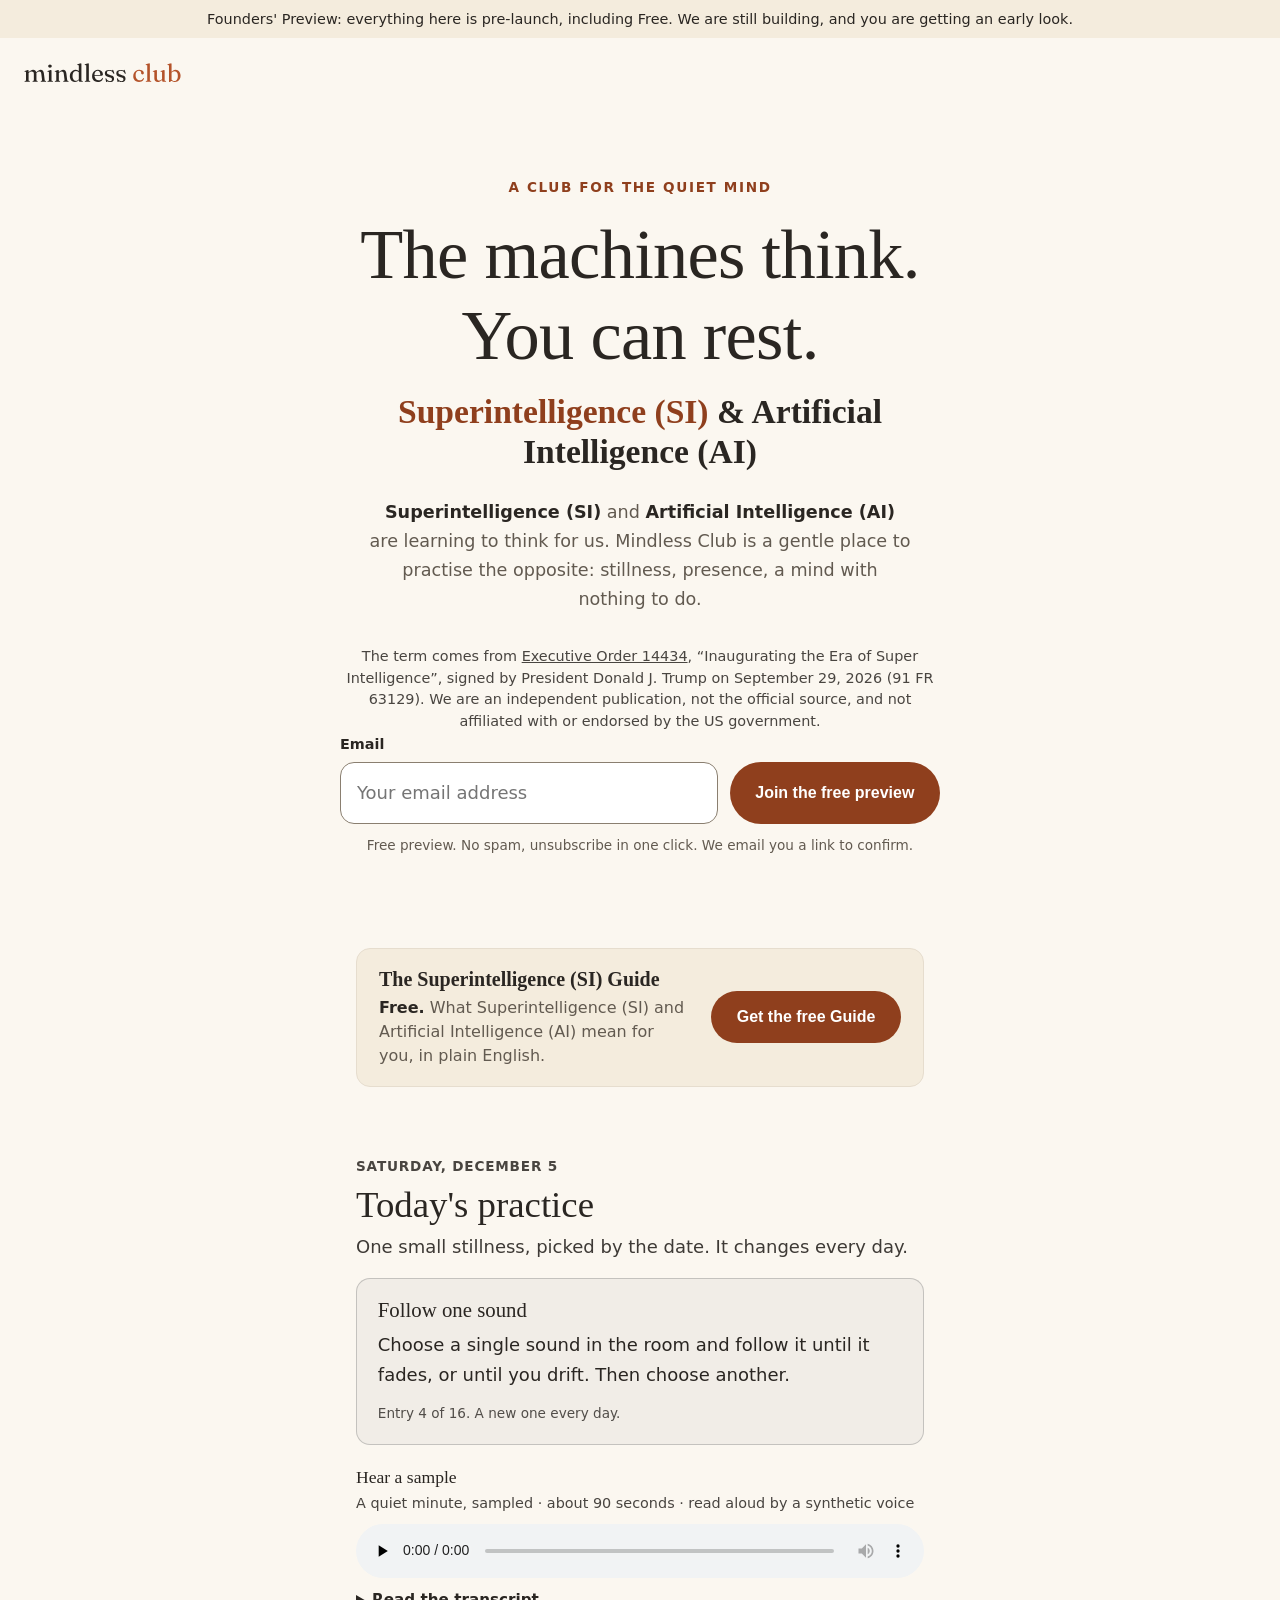
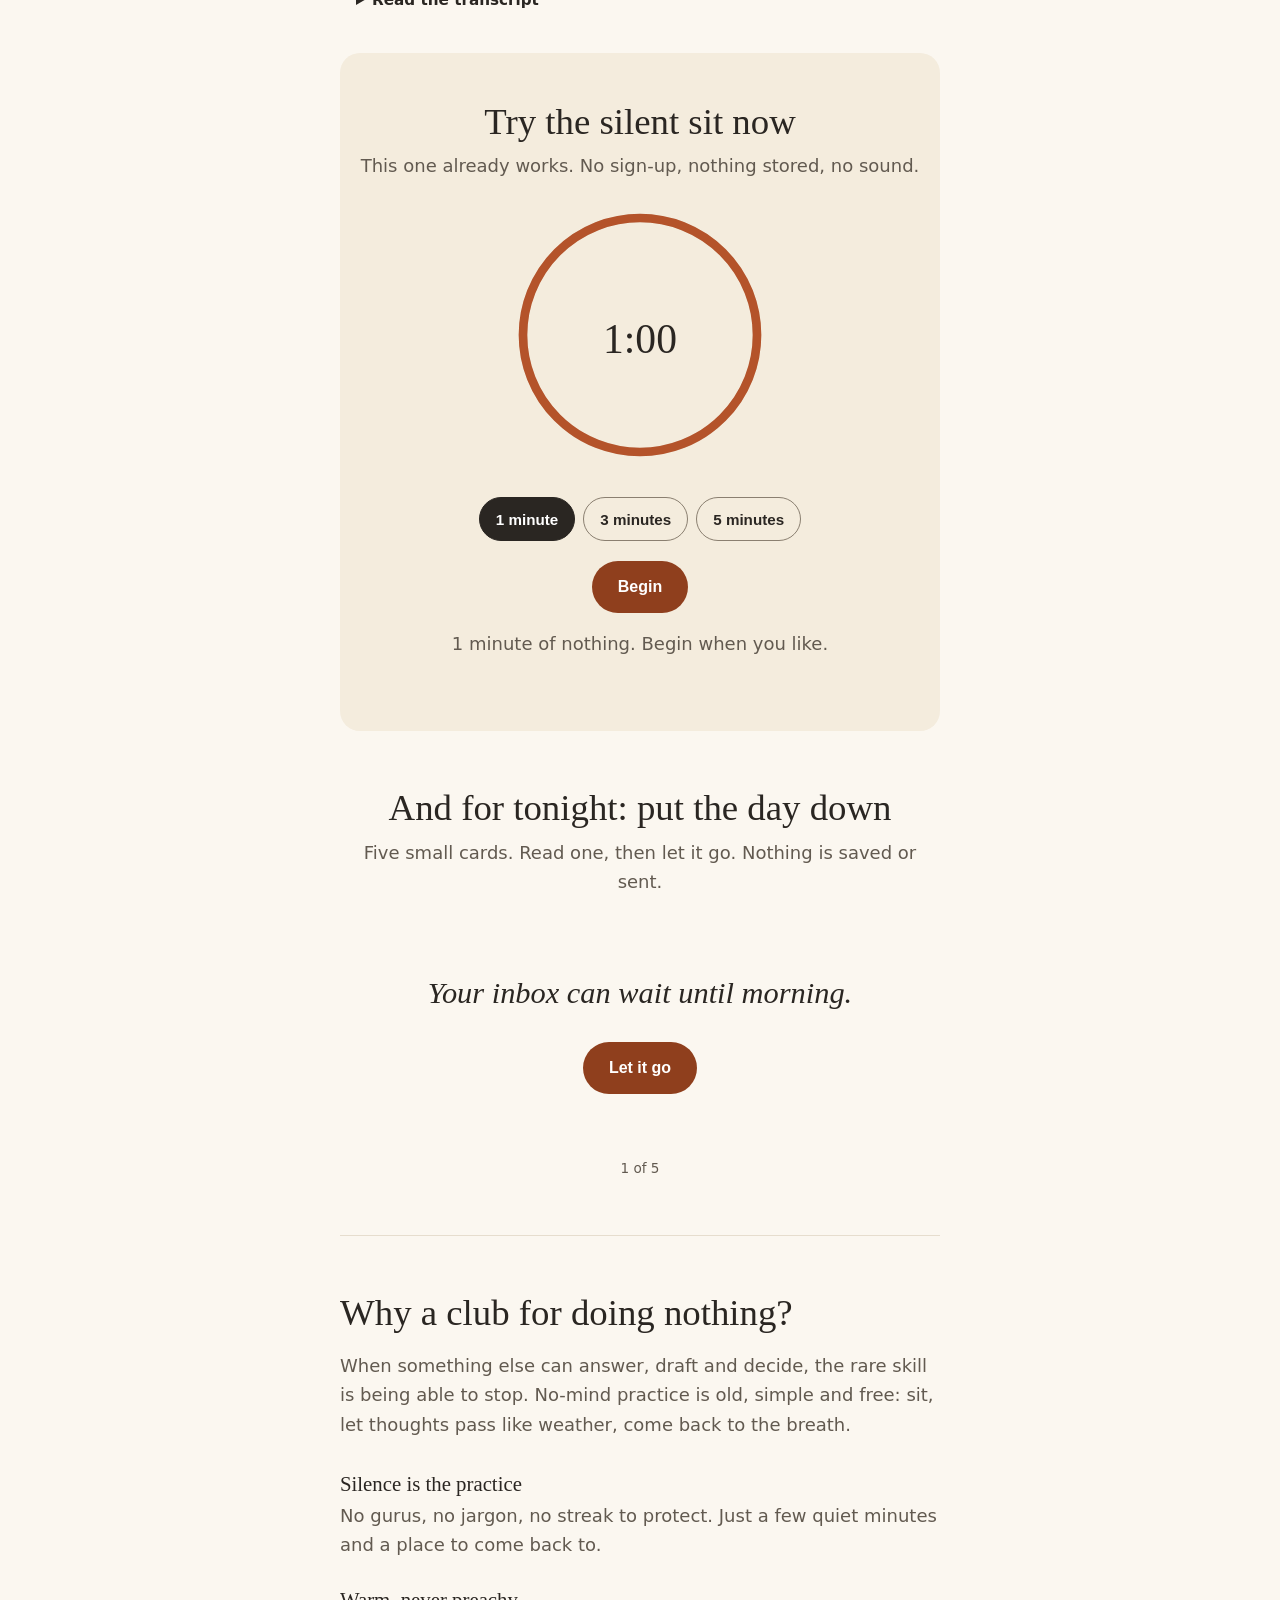
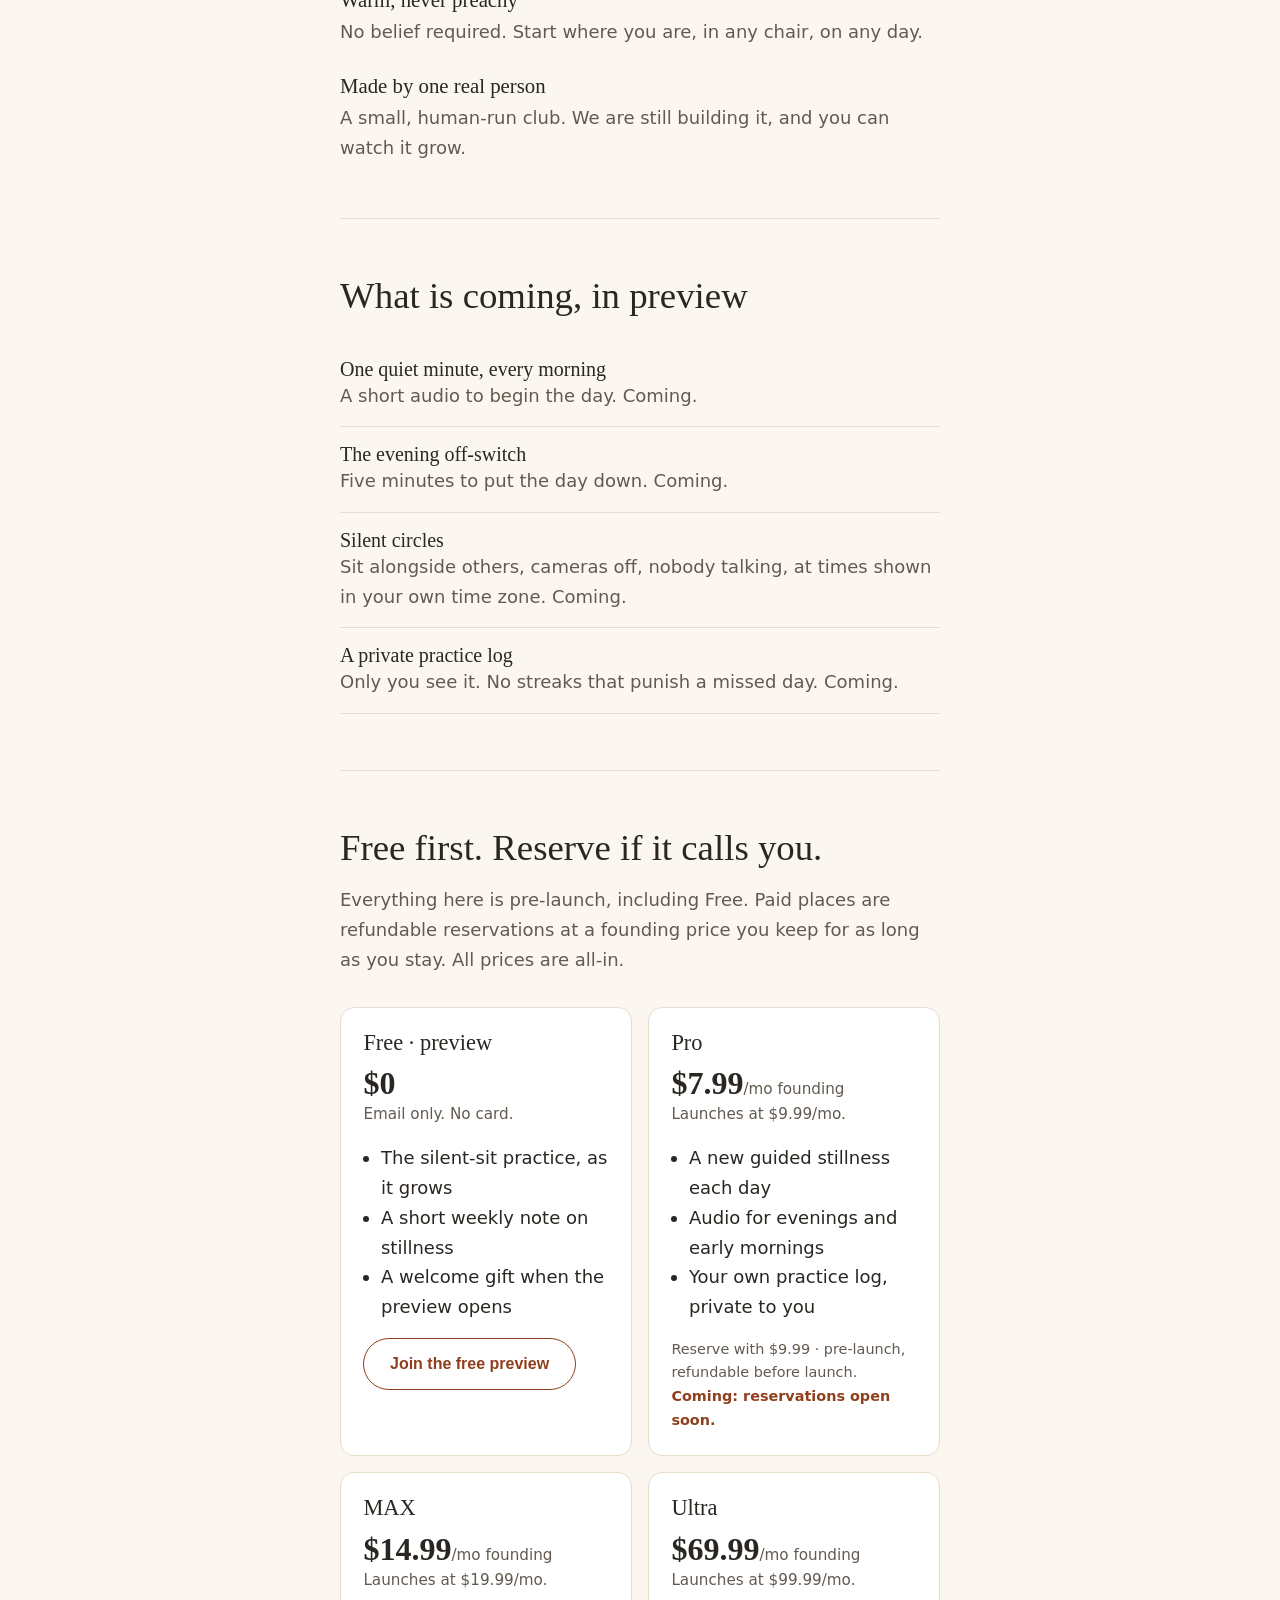
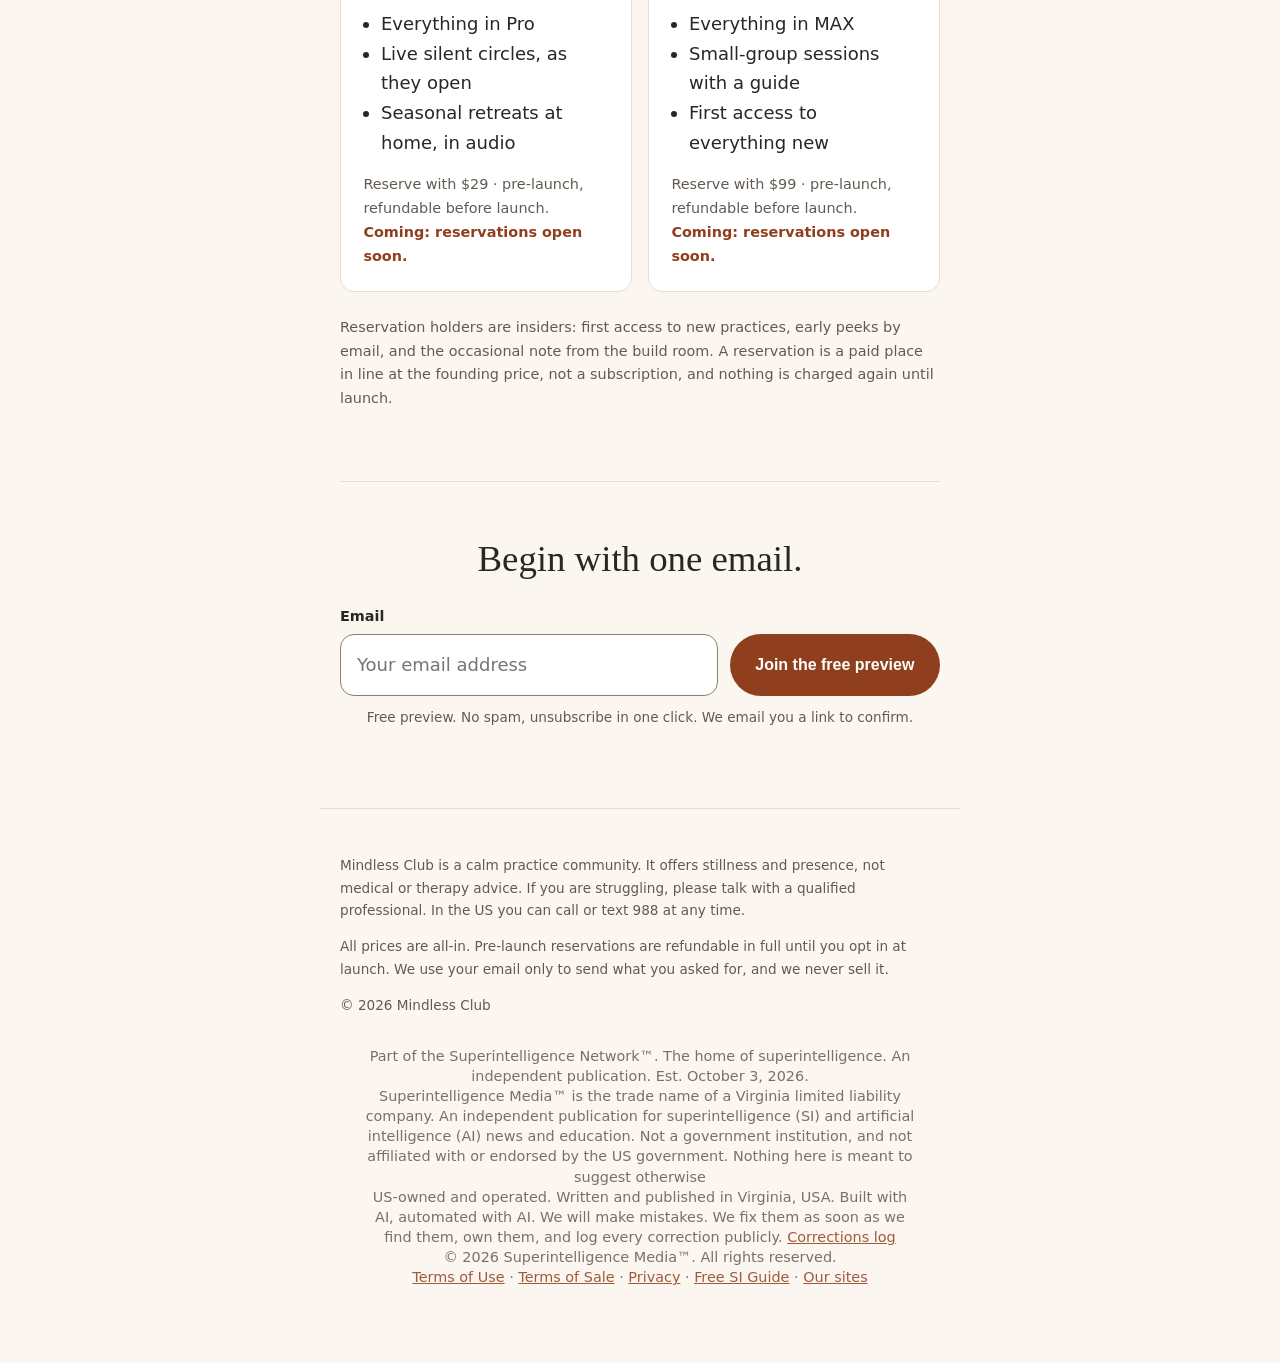
<file: index.html>
<!doctype html>
<html lang="en">
<head>
<meta charset="utf-8">
<meta name="robots" content="noai, noimageai">
<meta name="viewport" content="width=device-width, initial-scale=1">
<meta http-equiv="Content-Security-Policy" content="default-src 'none'; script-src 'self'; style-src 'self' https://fonts.googleapis.com; font-src https://fonts.gstatic.com; img-src 'self' data:; media-src 'self'; connect-src https://acp9reat3l.execute-api.us-east-1.amazonaws.com https://siagentsignal.com; form-action 'self'; base-uri 'none'; object-src 'none'; upgrade-insecure-requests; require-trusted-types-for 'script'; trusted-types 'none'">
<meta name="referrer" content="strict-origin-when-cross-origin">
<title>Mindless Club | Stillness in the age of Superintelligence (SI) and Artificial Intelligence (AI)</title>
<meta name="description" content="A calm club for no-mind practice. The machines think, so you can rest. Stillness and presence in the age of superintelligence (SI) and artificial intelligence (AI). Join the free preview.">
<link rel="canonical" href="https://mindlessclub.com/">
<link rel="icon" type="image/svg+xml" href="assets/favicon.svg">
<meta property="og:type" content="website">
<meta property="og:site_name" content="Mindless Club">
<meta property="og:title" content="Mindless Club | Stillness in the age of Superintelligence (SI) and Artificial Intelligence (AI)">
<meta property="og:description" content="A calm club for no-mind practice. The machines think, so you can rest. Stillness and presence in the age of superintelligence (SI) and artificial intelligence (AI). Join the free preview.">
<meta property="og:url" content="https://mindlessclub.com/">
<meta name="twitter:card" content="summary">
<meta name="theme-color" content="#FBF7F0">
<link rel="preconnect" href="https://fonts.googleapis.com">
<link rel="preconnect" href="https://fonts.gstatic.com" crossorigin>
<link href="https://fonts.googleapis.com/css2?family=Fraunces:opsz,wght@9..144,400;9..144,600&family=Nunito+Sans:wght@400;600;700&display=swap" rel="stylesheet">
<link rel="stylesheet" href="assets/app.css">
<script src="assets/timer.js" defer></script>
<script src="assets/night.js" defer></script>
<script src="assets/core.js" defer></script>
<script type="application/ld+json">
{"@context":"https://schema.org","@graph":[{"@type":"Organization","name":"Mindless Club","url":"https://mindlessclub.com/","logo":"https://mindlessclub.com/assets/logo.svg"},{"@type":"WebSite","name":"Mindless Club","url":"https://mindlessclub.com/","description":"A calm club for no-mind practice in the age of superintelligence (SI) and artificial intelligence (AI)."}]}
</script>
</head>
<body>
<a class="skip" href="#main">Skip to content</a>
<p class="bar">Founders' Preview: everything here is pre-launch, including Free. We are still building, and you are getting an early look.</p>
<header class="top"><a class="brand" href="#top" aria-label="Mindless Club, back to top"><img class="brand-logo" id="logo" src="assets/logo.svg" width="165" height="38" alt="Mindless Club"></a></header>
<main id="main">
<section class="hero" id="top" aria-labelledby="h1">
  <p class="kicker">A club for the quiet mind</p>
  <h1 id="h1">The machines think.<br>You can rest.</h1>
  <p class="terms"><span class="t-si">Superintelligence (SI)</span> <span class="t-amp">&amp;</span> <span class="t-ai">Artificial Intelligence (AI)</span></p>
  <p class="si"><b>Superintelligence (SI)</b> and <b>Artificial Intelligence (AI)</b> are learning to think for us. Mindless Club is a gentle place to practise the opposite: stillness, presence, a mind with nothing to do.</p>
<p class="si-credit">The term comes from <a href="https://www.federalregister.gov/d/2026-20321" target="_blank" rel="noopener noreferrer" aria-label="Executive Order 14434 in the Federal Register (opens in a new tab)">Executive Order 14434</a>, “Inaugurating the Era of Super Intelligence”, signed by President Donald J. Trump on September 29, 2026 (91 FR 63129). We are an independent publication, not the official source, and not affiliated with or endorsed by the US government.</p>
  <div id="join"><div class="signup">
  <form class="join js-join" id="join-1" action="#" method="post" novalidate>
    <label class="f-lab" for="em1">Email</label>
    <div class="join-row">
      <input id="em1" name="email" type="email" inputmode="email" autocomplete="email" autocapitalize="off" spellcheck="false" placeholder="Your email address" required aria-describedby="em1-fine em1-err">
      <button class="btn" type="submit">Join the free preview</button>
    </div>
    <div class="hp" aria-hidden="true"><label for="hp1">Website (leave this empty)</label><input id="hp1" name="website" type="text" tabindex="-1" autocomplete="off"></div>
    <p class="fine" id="em1-fine">Free preview. No spam, unsubscribe in one click. We email you a link to confirm.</p>
    <p class="err js-err" id="em1-err" role="alert"></p>
    <noscript><p class="fine">Sign-up needs JavaScript switched on.</p></noscript>
  </form>
  <div class="done js-done" hidden role="status">
    <h3 tabindex="-1">You're in the preview.</h3>
    <p>Check your inbox: we sent a link to confirm <b class="js-addr"></b>. Tap it and your place is kept.</p>
  </div>
</div></div>
</section>

<aside class="sg" id="si-guide" aria-labelledby="sg-h"><div class="sg-card"><div class="sg-txt"><h2 id="sg-h">The Superintelligence (SI) Guide</h2><p><b>Free.</b> What Superintelligence (SI) and Artificial Intelligence (AI) mean for you, in plain English.</p></div><a class="btn sg-btn" href="https://siagentsignal.com/si/">Get the free Guide</a></div></aside>

<section class="today" id="today" aria-labelledby="today-h">
  <div class="today-in">
    <p class="today-kick" id="today-date">Today</p>
    <h2 id="today-h">Today&#x27;s practice</h2>
    <p class="today-intro">One small stillness, picked by the date. It changes every day.</p>
    <article class="today-card" aria-live="polite"><h3 id="today-t">Three slow breaths</h3><p id="today-b">Before you open anything today, breathe out slowly three times. Let each out-breath be a little longer than the one before.</p><p class="today-n" id="today-n">Entry 1 of 16. A new one every day.</p></article>
    <div class="today-audio"><h3>Hear a sample</h3><p class="today-aud-l">A quiet minute, sampled &middot; about 90 seconds &middot; read aloud by a synthetic voice</p><audio controls preload="none" src="assets/audio/sample.mp3"></audio><details><summary>Read the transcript</summary><p>Welcome to Mindless Club. This is a short sample of the quiet minute we are building.</p><p>Let your shoulders drop. Feel your feet on the floor, and the chair holding you up.</p><p>Breathe in through your nose, slowly. And let the breath out, a little longer than the breath in.</p><p>Again. In. And out.</p><p>The world is full of machines that think for us. For this one minute, you do not have to think along with them. There is nothing to solve, and nothing to prove.</p><p>If a thought arrives, let it pass, like a car on a distant road. Come back to the breath. In. And out.</p><p>One more, slowly.</p><p>When you are ready, open your eyes, and carry a little of this stillness into whatever comes next.</p><p>Thank you for sitting with us. This is a sample from our Founders&#x27; Preview, read by an artificial intelligence voice.</p></details></div>
  </div>
</section>


<section class="sit" id="sit" aria-labelledby="sit-h">
  <h2 id="sit-h">Try the silent sit now</h2>
  <p class="sub">This one already works. No sign-up, nothing stored, no sound.</p>
  <div class="ring" role="group" aria-label="Silent sit timer">
    <svg viewBox="0 0 120 120" aria-hidden="true" focusable="false"><circle class="trk" cx="60" cy="60" r="54"/><circle class="arc" cx="60" cy="60" r="54"/></svg>
    <div class="clock" aria-live="off">1:00</div>
  </div>
  <div class="opts" role="group" aria-label="Length">
    <button type="button" data-min="1" aria-pressed="true">1 minute</button>
    <button type="button" data-min="3" aria-pressed="false">3 minutes</button>
    <button type="button" data-min="5" aria-pressed="false">5 minutes</button>
  </div>
  <button type="button" class="go btn">Begin</button>
  <p class="state" role="status" aria-live="polite">1 minute of nothing. Begin when you like.</p>
</section>

<section class="night" aria-labelledby="put-h">
  <h2 id="put-h">And for tonight: put the day down</h2>
  <p class="sub">Five small cards. Read one, then let it go. Nothing is saved or sent.</p>
  <div class="card-stage" id="stage" role="region" aria-label="Put the day down" aria-live="polite">
    <p class="card" id="card">Your inbox can wait until morning.</p>
    <button class="btn" type="button" id="letgo">Let it go</button>
  </div>
  <p class="count" id="count">1 of 5</p>
</section>

<section class="band" aria-labelledby="why-h">
  <h2 id="why-h">Why a club for doing nothing?</h2>
  <p class="lead">When something else can answer, draft and decide, the rare skill is being able to stop. No-mind practice is old, simple and free: sit, let thoughts pass like weather, come back to the breath.</p>
  <ul class="three">
    <li><h3>Silence is the practice</h3><p>No gurus, no jargon, no streak to protect. Just a few quiet minutes and a place to come back to.</p></li>
    <li><h3>Warm, never preachy</h3><p>No belief required. Start where you are, in any chair, on any day.</p></li>
    <li><h3>Made by one real person</h3><p>A small, human-run club. We are still building it, and you can watch it grow.</p></li>
  </ul>
</section>

<section class="band" aria-labelledby="come-h">
  <h2 id="come-h">What is coming, in preview</h2>
  <ol class="soon">
    <li><b>One quiet minute, every morning</b><span>A short audio to begin the day. Coming.</span></li>
    <li><b>The evening off-switch</b><span>Five minutes to put the day down. Coming.</span></li>
    <li><b>Silent circles</b><span>Sit alongside others, cameras off, nobody talking, at times shown in your own time zone. Coming.</span></li>
    <li><b>A private practice log</b><span>Only you see it. No streaks that punish a missed day. Coming.</span></li>
  </ol>
</section>

<section class="band" id="prices" aria-labelledby="prices-h">
  <h2 id="prices-h">Free first. Reserve if it calls you.</h2>
  <p class="lead">Everything here is pre-launch, including Free. Paid places are refundable reservations at a founding price you keep for as long as you stay. All prices are all-in.</p>
  <div class="tiers">
  <article class="tier" aria-labelledby="t-free">
    <h3 id="t-free">Free · preview</h3>
    <p class="price"><b>$0</b> <span>Email only. No card.</span></p>
    <ul><li>The silent-sit practice, as it grows</li><li>A short weekly note on stillness</li><li>A welcome gift when the preview opens</li></ul>
    <a class="btn line" href="#join">Join the free preview</a>
  </article>
  <article class="tier" aria-labelledby="t-pro">
    <h3 id="t-pro">Pro</h3>
    <p class="price"><b>$7.99</b>/mo founding <span>Launches at $9.99/mo.</span></p>
    <ul><li>A new guided stillness each day</li><li>Audio for evenings and early mornings</li><li>Your own practice log, private to you</li></ul>
    <p class="res">Reserve with $9.99 · pre-launch, refundable before launch. <em>Coming: reservations open soon.</em></p>
  </article>
  <article class="tier" aria-labelledby="t-max">
    <h3 id="t-max">MAX</h3>
    <p class="price"><b>$14.99</b>/mo founding <span>Launches at $19.99/mo.</span></p>
    <ul><li>Everything in Pro</li><li>Live silent circles, as they open</li><li>Seasonal retreats at home, in audio</li></ul>
    <p class="res">Reserve with $29 · pre-launch, refundable before launch. <em>Coming: reservations open soon.</em></p>
  </article>
  <article class="tier" aria-labelledby="t-ultra">
    <h3 id="t-ultra">Ultra</h3>
    <p class="price"><b>$69.99</b>/mo founding <span>Launches at $99.99/mo.</span></p>
    <ul><li>Everything in MAX</li><li>Small-group sessions with a guide</li><li>First access to everything new</li></ul>
    <p class="res">Reserve with $99 · pre-launch, refundable before launch. <em>Coming: reservations open soon.</em></p>
  </article>
</div>
<p class="note">Reservation holders are insiders: first access to new practices, early peeks by email, and the occasional note from the build room. A reservation is a paid place in line at the founding price, not a subscription, and nothing is charged again until launch.</p>
</section>

<section class="band last" aria-labelledby="last-h">
  <h2 id="last-h">Begin with one email.</h2>
  <div><div class="signup">
  <form class="join js-join" id="join-2" action="#" method="post" novalidate>
    <label class="f-lab" for="em2">Email</label>
    <div class="join-row">
      <input id="em2" name="email" type="email" inputmode="email" autocomplete="email" autocapitalize="off" spellcheck="false" placeholder="Your email address" required aria-describedby="em2-fine em2-err">
      <button class="btn" type="submit">Join the free preview</button>
    </div>
    <div class="hp" aria-hidden="true"><label for="hp2">Website (leave this empty)</label><input id="hp2" name="website" type="text" tabindex="-1" autocomplete="off"></div>
    <p class="fine" id="em2-fine">Free preview. No spam, unsubscribe in one click. We email you a link to confirm.</p>
    <p class="err js-err" id="em2-err" role="alert"></p>
    <noscript><p class="fine">Sign-up needs JavaScript switched on.</p></noscript>
  </form>
  <div class="done js-done" hidden role="status">
    <h3 tabindex="-1">You're in the preview.</h3>
    <p>Check your inbox: we sent a link to confirm <b class="js-addr"></b>. Tap it and your place is kept.</p>
  </div>
</div></div>
</section>
</main>
<footer class="foot">
  <p>Mindless Club is a calm practice community. It offers stillness and presence, not medical or therapy advice. If you are struggling, please talk with a qualified professional. In the US you can call or text 988 at any time.</p>
  <p>All prices are all-in. Pre-launch reservations are refundable in full until you opt in at launch. We use your email only to send what you asked for, and we never sell it.</p>
  <p>&copy; 2026 Mindless Club</p>
<p class="trade-name"><span>Part of the Superintelligence Network™. The home of superintelligence. An independent publication. Est. October 3, 2026.</span> <span>Superintelligence Media™ is the trade name of a Virginia limited liability company. An independent publication for superintelligence (SI) and artificial intelligence (AI) news and education. Not a government institution, and not affiliated with or endorsed by the US government. Nothing here is meant to suggest otherwise</span> <span>US-owned and operated. Written and published in Virginia, USA. Built with AI, automated with AI. We will make mistakes. We fix them as soon as we find them, own them, and log every correction publicly. <a href="https://siagentsignal.com/corrections.html" target="_blank" rel="noopener">Corrections log</a></span> <span>© 2026 Superintelligence Media™. All rights reserved.</span> <span><a href="https://siagentsignal.com/terms.html" target="_blank" rel="noopener">Terms of Use</a> &middot; <a href="https://siagentsignal.com/terms-of-sale.html" target="_blank" rel="noopener">Terms of Sale</a> &middot; <a href="https://siagentsignal.com/privacy.html" target="_blank" rel="noopener">Privacy</a> &middot; <a href="https://siagentsignal.com/si/">Free SI Guide</a> &middot; <a href="https://siagentsignal.com/network.html">Our sites</a></span></p>
<!-- hours-saved:start --><div data-hours-saved="footer"></div><!-- hours-saved:end -->
</footer>
<script src="assets/today.js" defer></script>
<script src="assets/counter.js?v=ae956345" defer></script><!-- hours-saved:script -->
</body>
</html>
</file>
<file: assets/app.css>
:root{--bg:#FBF7F0;--ink:#2A2622;--muted:#625A50;--line:#E6DDCE;--panel:#F4ECDD;--accent:#B4532A;--accent-ink:#8F3F1D;--r:14px}
*{box-sizing:border-box}
html{scroll-behavior:smooth}
@media (prefers-reduced-motion:reduce){html{scroll-behavior:auto}*{animation:none!important;transition:none!important}}
body{margin:0;background:var(--bg);color:var(--ink);font:400 18px/1.65 "Nunito Sans",system-ui,sans-serif}
h1,h2,h3{font-family:Fraunces,Georgia,serif;font-weight:400;line-height:1.15;margin:0}
a{color:var(--accent-ink)}
:focus-visible{outline:3px solid var(--accent);outline-offset:3px}
.skip{position:absolute;left:-999px;top:0;background:var(--ink);color:#fff;padding:.6rem 1rem;z-index:9}
.skip:focus{left:8px;top:8px}
.bar{margin:0;padding:.55rem 1rem;background:var(--panel);color:var(--ink);text-align:center;font-size:.9rem;line-height:1.4}
.top{padding:1.1rem 1.25rem}
.brand{display:inline-flex;align-items:center;gap:.6rem;font:600 1.15rem Fraunces,Georgia,serif;color:var(--ink);text-decoration:none}
main{max-width:40rem;margin:0 auto;padding:0 1.25rem}
.hero{padding:3.5rem 0 4rem;text-align:center}
.kicker{font-size:.85rem;letter-spacing:.12em;text-transform:uppercase;color:var(--accent-ink);font-weight:700;margin:0 0 1rem}
h1{font-size:clamp(2.6rem,9vw,4.4rem);letter-spacing:-.01em}
.si{margin:1.6rem auto 2rem;max-width:34rem;font-size:1.1rem;color:var(--muted)}
.si b{color:var(--ink)}
.join-row{display:flex;flex-direction:column;gap:.75rem}
.f-lab{display:block;text-align:left;font-weight:700;font-size:.9rem;margin-bottom:.35rem}
input[type=email]{width:100%;font:inherit;padding:.95rem 1rem;border:1.5px solid #8A7F70;border-radius:var(--r);background:#fff;color:var(--ink);min-height:52px}
.btn{font:700 1rem "Nunito Sans",sans-serif;background:var(--accent-ink);color:#fff;border:0;border-radius:999px;padding:.95rem 1.6rem;min-height:52px;cursor:pointer;text-decoration:none;display:inline-flex;align-items:center;justify-content:center}
.btn:hover{background:#6F2F14}
.btn:disabled{opacity:.6;cursor:wait}
.btn.line{background:transparent;color:var(--accent-ink);border:1.5px solid var(--accent-ink)}
.btn.line:hover{background:var(--panel)}
.fine{font-size:.85rem;color:var(--muted);margin:.6rem 0 0}
.err{color:#9B2226;font-size:.9rem;margin:.4rem 0 0;min-height:1.2em}
input[aria-invalid=true]{border-color:#9B2226}
.hp{position:absolute;left:-9999px;width:1px;height:1px;overflow:hidden}
.done{background:var(--panel);border-radius:var(--r);padding:1.4rem;text-align:left}
.done h3{font-size:1.5rem}
.sit{text-align:center;padding:3rem 1.25rem;background:var(--panel);margin:0 -1.25rem;border-radius:0}
h2{font-size:clamp(1.7rem,5vw,2.3rem)}
.sub{color:var(--muted);margin:.5rem 0 1.5rem}
.ring{position:relative;width:min(70vw,260px);aspect-ratio:1;margin:0 auto 1.5rem}
.ring svg{width:100%;height:100%;transform:rotate(-90deg)}
.trk{fill:none;stroke:var(--line);stroke-width:4}
.arc{fill:none;stroke:var(--accent);stroke-width:4;stroke-linecap:round;transition:stroke-dashoffset .3s linear}
.clock{position:absolute;inset:0;display:grid;place-items:center;font:400 2.6rem Fraunces,Georgia,serif}
.ring.on .clock{animation:breathe 8s ease-in-out infinite}
@keyframes breathe{50%{opacity:.55}}
.opts{display:flex;gap:.5rem;justify-content:center;flex-wrap:wrap;margin-bottom:1.25rem}
.opts button{font:600 .95rem "Nunito Sans",sans-serif;padding:.6rem 1rem;min-height:44px;border-radius:999px;border:1.5px solid #8A7F70;background:transparent;color:var(--ink);cursor:pointer}
.opts button[aria-pressed=true]{background:var(--ink);color:#fff;border-color:var(--ink)}
.state{color:var(--muted);min-height:3em;margin:1rem auto 0;max-width:26rem}
.band{padding:3.5rem 0;border-top:1px solid var(--line)}
.sit+.band{border-top:0}
.lead{color:var(--muted);margin:1rem 0 0}
.three{list-style:none;padding:0;margin:2rem 0 0;display:grid;gap:1.75rem}
.three h3{font-size:1.3rem;margin-bottom:.3rem}
.three p{margin:0;color:var(--muted)}
.soon{list-style:none;padding:0;margin:1.5rem 0 0}
.soon li{padding:1rem 0;border-bottom:1px solid var(--line)}
.soon b{display:block;font:400 1.25rem Fraunces,Georgia,serif}
.soon span{color:var(--muted)}
.tiers{display:grid;gap:1rem;margin-top:2rem}
.tier{border:1px solid var(--line);border-radius:var(--r);padding:1.4rem;background:#fff}
.tier h3{font-size:1.4rem}
.price{margin:.6rem 0 1rem;color:var(--muted);font-size:.95rem}
.price b{font:600 2rem Fraunces,Georgia,serif;color:var(--ink)}
.price span{display:block}
.tier ul{padding-left:1.1rem;margin:0 0 1rem}
.res{font-size:.9rem;color:var(--muted);margin:0}
.res em{display:block;font-style:normal;font-weight:700;color:var(--accent-ink)}
.note{font-size:.9rem;color:var(--muted);margin-top:1.5rem}
.last{text-align:center}
.last h2{margin-bottom:1.5rem}
.foot{max-width:40rem;margin:0 auto;padding:2rem 1.25rem 3rem;font-size:.85rem;color:var(--muted);border-top:1px solid var(--line)}
@media (min-width:640px){.join-row{flex-direction:row;align-items:stretch}.join-row input{flex:1}.tiers{grid-template-columns:1fr 1fr}.sit{border-radius:20px;margin:0}}

.night{text-align:center;padding:3.5rem 0}
.card-stage{margin:2rem auto 0;max-width:28rem;min-height:13rem;display:flex;flex-direction:column;align-items:center;justify-content:center;gap:1.75rem}
.card{font:italic 400 clamp(1.4rem,5vw,1.9rem)/1.35 Fraunces,Georgia,serif;margin:0;transition:opacity .45s ease}
.card.gone{opacity:0}
.count{color:var(--muted);font-size:.85rem;margin:1.25rem 0 0}
/* "Today" section + narrated sample (generated by build_parked.py; colours inherit from the site) */
.today{padding:2.5rem 0}
.today-in{width:min(760px,100% - 32px);margin-inline:auto}
.today-kick{margin:0 0 .4rem;font-size:.85rem;font-weight:700;letter-spacing:.06em;text-transform:uppercase;opacity:.85}
.today-in h2{margin:0 0 .4rem}
.today-intro{margin:0 0 1rem;opacity:.9}
.today-card{padding:1.2rem 1.3rem;border:1px solid rgba(127,127,127,.4);border-radius:14px;background:rgba(127,127,127,.08);overflow-wrap:anywhere}
.today-card h3{margin:0 0 .5rem;font-size:1.3rem}
.today-card p{margin:0}
.today-card .today-n{margin-top:.8rem;font-size:.85rem;opacity:.8}
.today-audio{margin-top:1.4rem}
.today-audio h3{margin:0 0 .3rem;font-size:1.1rem}
.today-aud-l{margin:0 0 .5rem;font-size:.9rem;opacity:.85}
.today-audio audio,.sample audio{display:block;width:100%;max-width:100%}
.today-audio details,.sample details{margin-top:.6rem;font-size:.95rem}
.today-audio summary,.sample summary{cursor:pointer;font-weight:600}
.today-audio details p,.sample details p{margin:.5rem 0 0}
.sample{display:block}
.sample .lab{display:inline-block;margin-bottom:.3rem}

/* placeholder logo slot (see README) */
a.brand img.brand-logo,a.logo img.brand-logo,img.brand-logo{display:block;height:38px;width:auto;max-width:100%}
.trade-name span{display:inline-block;margin:0 .6rem}.trade-name{max-width:70rem;margin:0 auto;padding:1rem 16px 1.75rem;font-size:.9rem;line-height:1.4;text-align:center;color:inherit;opacity:.85;grid-column:1/-1}
.terms{font:600 clamp(1.35rem,5.4vw,2.1rem)/1.2 Fraunces,Georgia,serif;color:var(--ink);margin:1rem 0 0}.terms .t-si{color:var(--accent-ink)}

/* legal-ae: the credit line beside the first SI mention (pick B; shared snippet, _gen/legal_ae.py) */
.si-credit{margin:.75rem 0 0;font-size:.9rem;line-height:1.5;color:inherit;opacity:.85;text-align:inherit}.si-credit a{color:inherit;text-decoration:underline}

/* si-guide: the free Superintelligence (SI) Guide card (shared snippet, _gen/si_guide.py) */
.sg{padding:4px 0 28px}.sg-card{display:flex;flex-wrap:wrap;align-items:center;justify-content:space-between;gap:14px 22px;box-sizing:border-box;width:min(100% - 32px,52rem);margin:0 auto;padding:18px 22px;background:var(--panel);border:1px solid var(--line);border-radius:var(--r);text-align:left}.sg-txt{flex:1 1 17rem;min-width:0}.sg-card h2{margin:0 0 4px;font:700 1.25rem/1.25 Fraunces,Georgia,serif;letter-spacing:0;text-transform:none;max-width:none;color:var(--ink)}.sg-card p{margin:0;font-size:1rem;line-height:1.5;color:var(--muted)}.sg-card p b{color:var(--ink)}.sg .btn.sg-btn{display:inline-flex;align-items:center;justify-content:center;flex:none;width:auto;text-decoration:none;text-align:center;white-space:normal}.sg .btn.sg-btn,.sg .btn.sg-btn:hover{color:#fff}@media (max-width:520px){.sg-card{padding:16px}.sg .btn.sg-btn{width:100%}}
</file>
